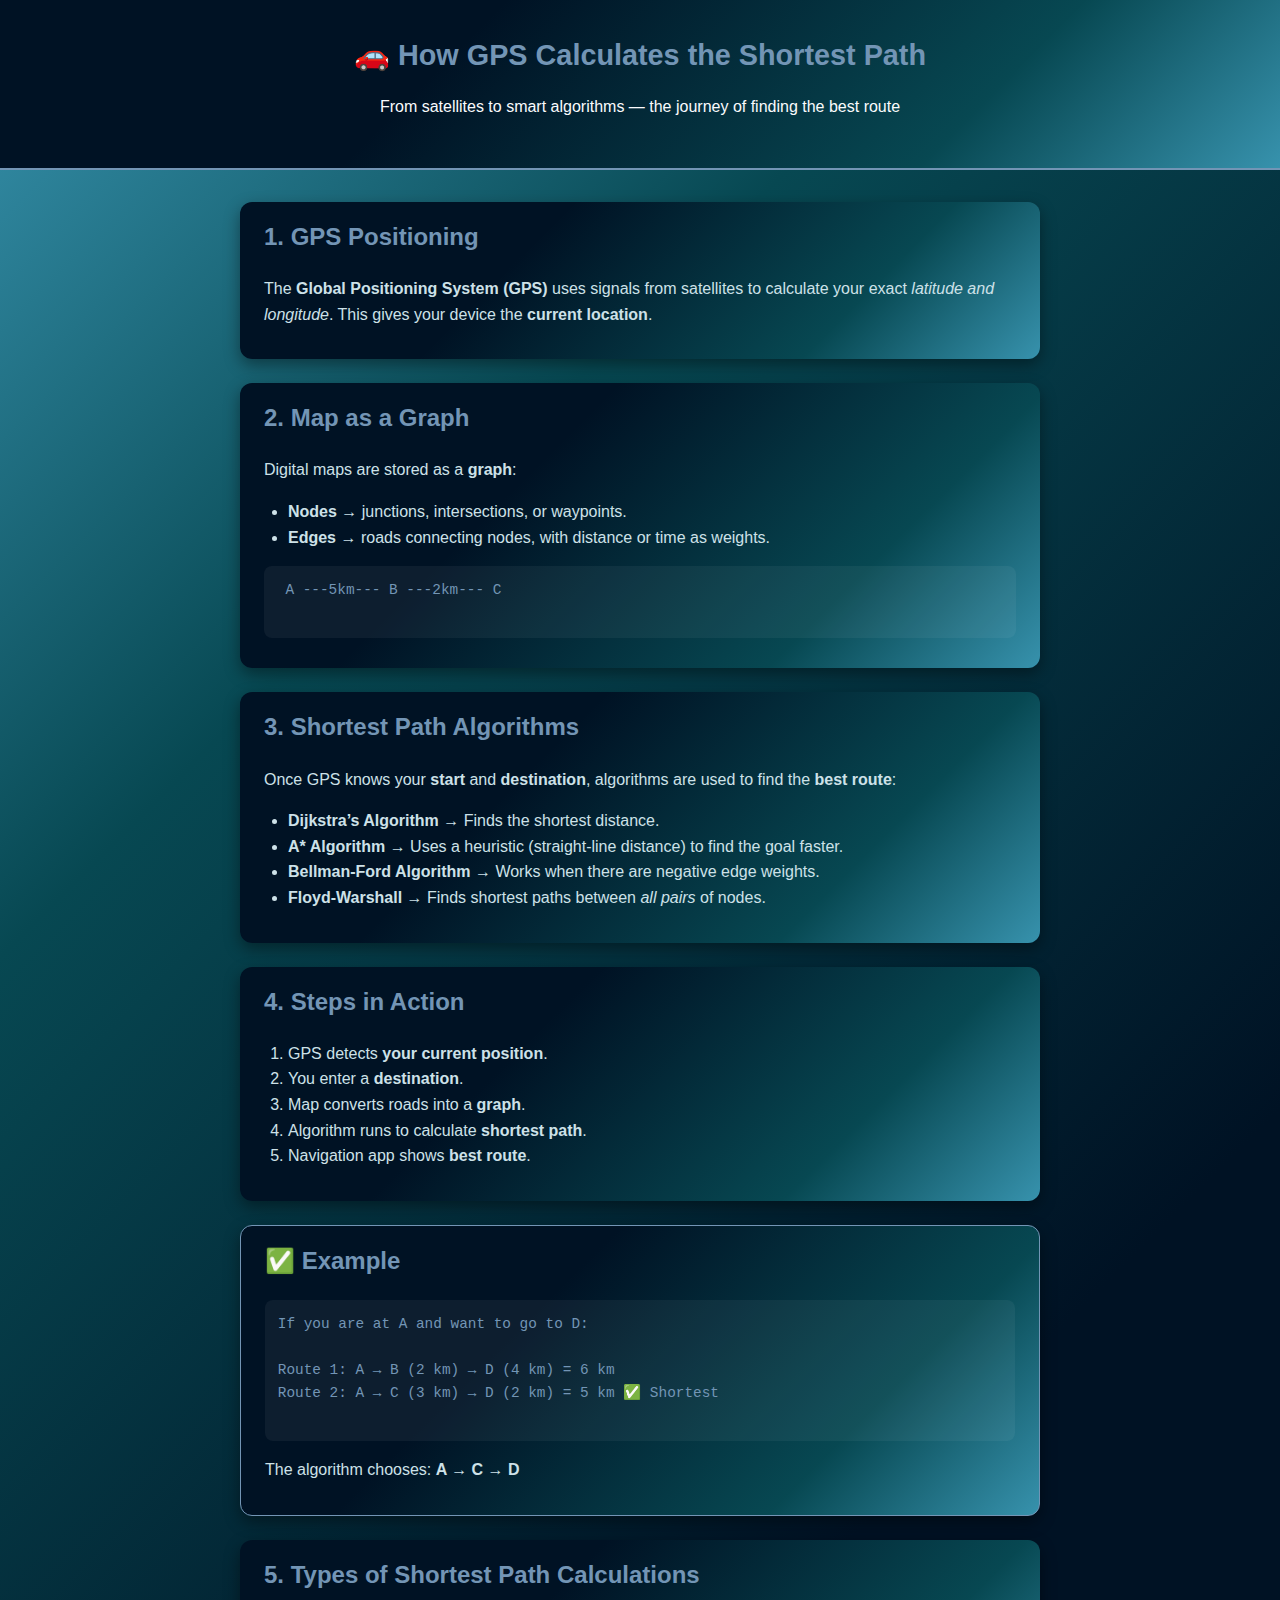
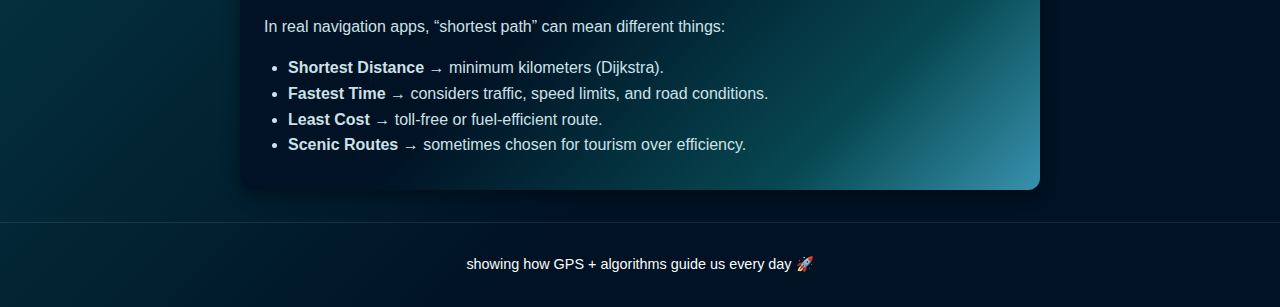
<file: sort.html>
<!doctype html>
<html lang="en">
<head>
  <meta charset="utf-8" />
  <meta name="viewport" content="width=device-width,initial-scale=1" />
  <title>GPS Calculates Shortest Path</title>
  <link rel="stylesheet" href="sort.css" />
</head>
<body>
  <header>
    <h1>🚗 How GPS Calculates the Shortest Path</h1>
    <p>From satellites to smart algorithms — the journey of finding the best route</p>
  </header>

  <main>
    <section class="card">
      <h2>1. GPS Positioning</h2>
      <p>
        The <strong>Global Positioning System (GPS)</strong> uses signals from satellites to calculate 
        your exact <em>latitude and longitude</em>. This gives your device the <strong>current location</strong>.
      </p>
    </section>

    <section class="card">
      <h2>2. Map as a Graph</h2>
      <p>
        Digital maps are stored as a <strong>graph</strong>:
      </p>
      <ul>
        <li><strong>Nodes</strong> → junctions, intersections, or waypoints.</li>
        <li><strong>Edges</strong> → roads connecting nodes, with distance or time as weights.</li>
      </ul>
      <pre>
 A ---5km--- B ---2km--- C
      </pre>
    </section>

    <section class="card">
      <h2>3. Shortest Path Algorithms</h2>
      <p>
        Once GPS knows your <strong>start</strong> and <strong>destination</strong>, 
        algorithms are used to find the <strong>best route</strong>:
      </p>
      <ul>
        <li><strong>Dijkstra’s Algorithm</strong> → Finds the shortest distance.</li>
        <li><strong>A* Algorithm</strong> → Uses a heuristic (straight-line distance) to find the goal faster.</li>
        <li><strong>Bellman-Ford Algorithm</strong> → Works when there are negative edge weights.</li>
        <li><strong>Floyd-Warshall</strong> → Finds shortest paths between <em>all pairs</em> of nodes.</li>
      </ul>
    </section>

    <section class="card">
      <h2>4. Steps in Action</h2>
      <ol>
        <li>GPS detects <strong>your current position</strong>.</li>
        <li>You enter a <strong>destination</strong>.</li>
        <li>Map converts roads into a <strong>graph</strong>.</li>
        <li>Algorithm runs to calculate <strong>shortest path</strong>.</li>
        <li>Navigation app shows <strong>best route</strong>.</li>
      </ol>
    </section>

    <section class="card highlight">
      <h2>✅ Example</h2>
      <pre>
If you are at A and want to go to D:

Route 1: A → B (2 km) → D (4 km) = 6 km
Route 2: A → C (3 km) → D (2 km) = 5 km ✅ Shortest
      </pre>
      <p>
        The algorithm chooses: <strong>A → C → D</strong>
      </p>
    </section>

    <section class="card">
      <h2>5. Types of Shortest Path Calculations</h2>
      <p>
        In real navigation apps, “shortest path” can mean different things:
      </p>
      <ul>
        <li><strong>Shortest Distance</strong> → minimum kilometers (Dijkstra).</li>
        <li><strong>Fastest Time</strong> → considers traffic, speed limits, and road conditions.</li>
        <li><strong>Least Cost</strong> → toll-free or fuel-efficient route.</li>
        <li><strong>Scenic Routes</strong> → sometimes chosen for tourism over efficiency.</li>
      </ul>
    </section>
    
  </main>
  
  <footer>
    <p> showing how GPS + algorithms guide us every day 🚀</p>
  </footer>

  <script src="sort.js"></script>
</body>
</html>
</file>
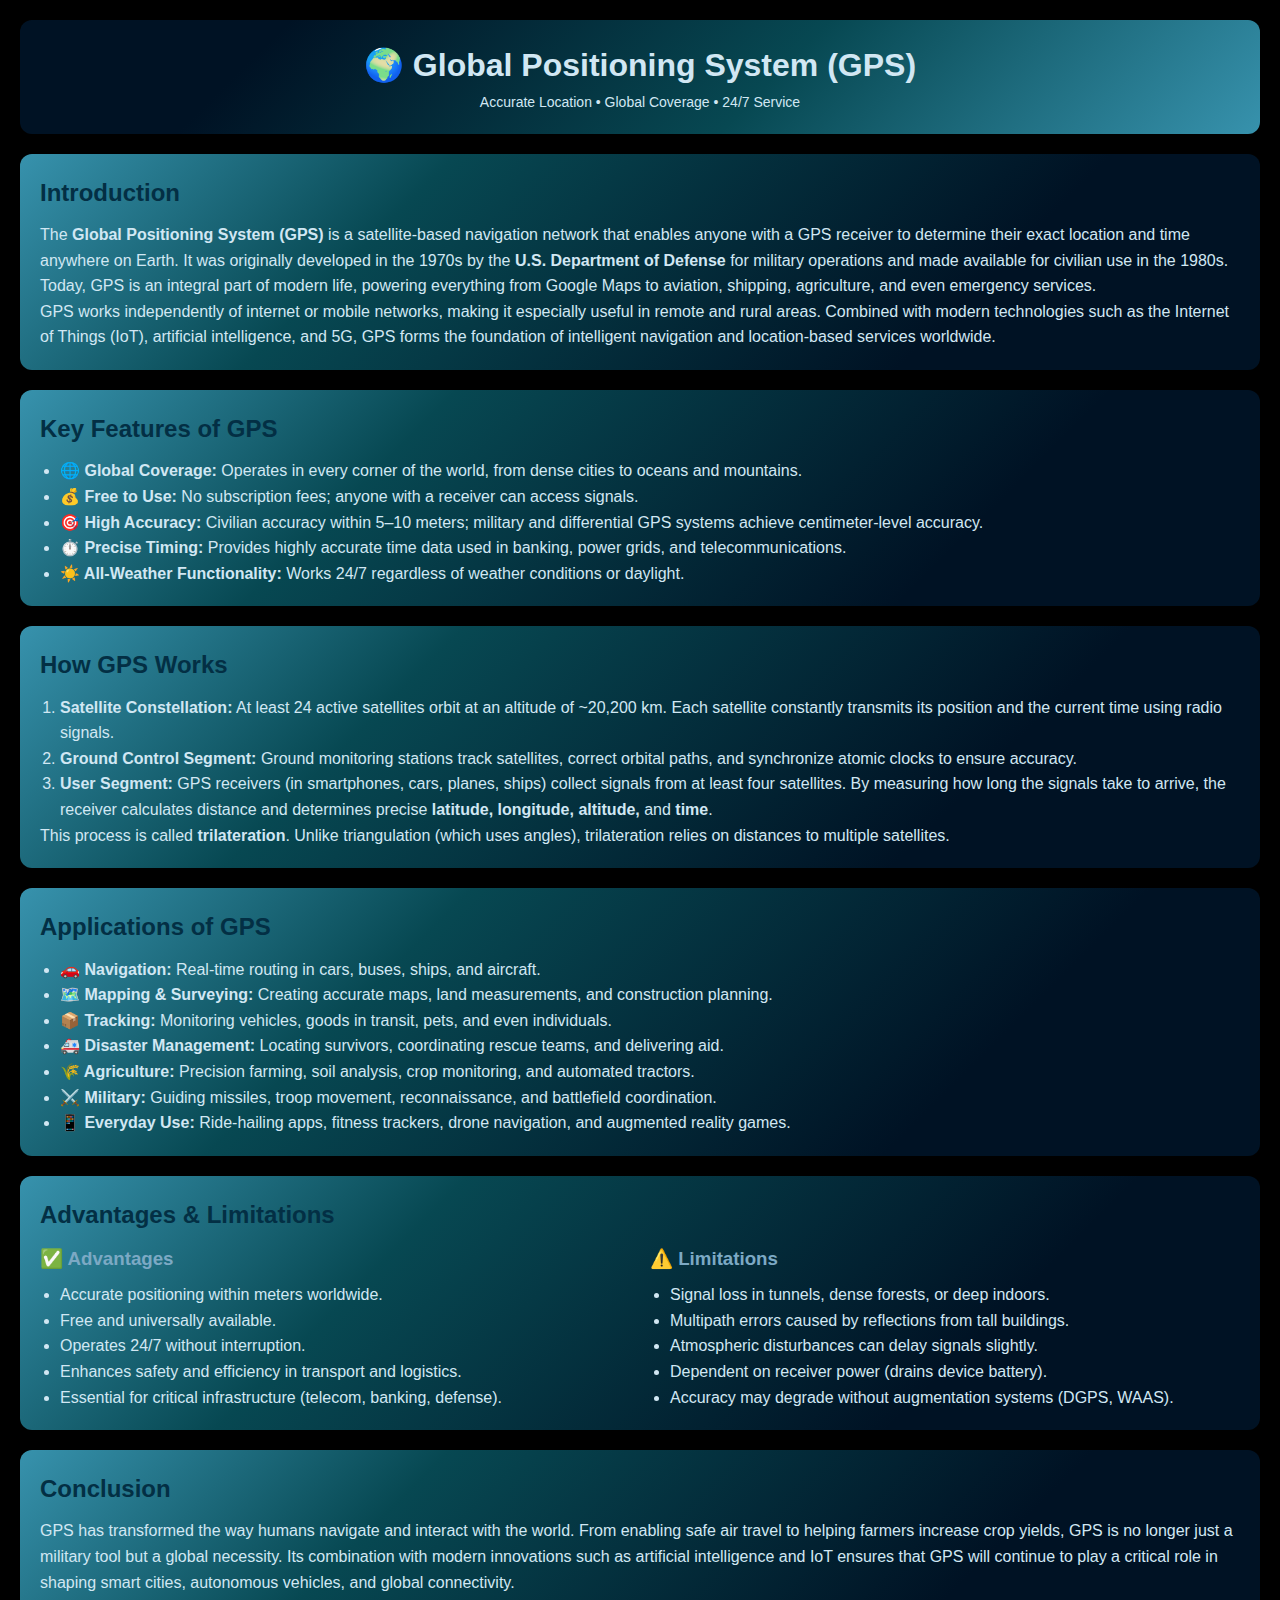
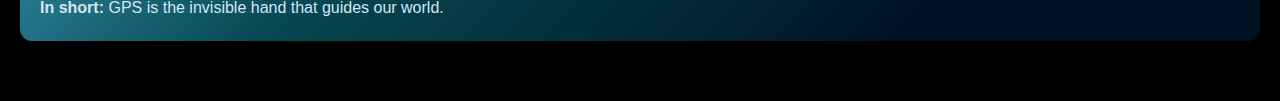
<file: st.html>
<!doctype html>
<html lang="en">
<head>
  <meta charset="UTF-8" />
  <meta name="viewport" content="width=device-width,initial-scale=1" />
  <title>What is GPS</title>
  <link rel="stylesheet" href="st.css" />
</head>
<body>
  <header>
    <h1>🌍 Global Positioning System (GPS)</h1>
    <p class="subtitle">Accurate Location • Global Coverage • 24/7 Service</p>
  </header>

  <main>
    <!-- Introduction -->
    <section id="intro" class="card">
      <h2>Introduction</h2>
      <p>
        The <b>Global Positioning System (GPS)</b> is a satellite-based navigation
        network that enables anyone with a GPS receiver to determine their exact
        location and time anywhere on Earth. It was originally developed in the
        1970s by the <b>U.S. Department of Defense</b> for military operations
        and made available for civilian use in the 1980s. Today, GPS is an
        integral part of modern life, powering everything from Google Maps to
        aviation, shipping, agriculture, and even emergency services.
      </p>
      <p>
        GPS works independently of internet or mobile networks, making it
        especially useful in remote and rural areas. Combined with modern
        technologies such as the Internet of Things (IoT), artificial
        intelligence, and 5G, GPS forms the foundation of intelligent navigation
        and location-based services worldwide.
      </p>
    </section>

    <!-- Key Features -->
    <section id="features" class="card">
      <h2>Key Features of GPS</h2>
      <ul>
        <li><b>🌐 Global Coverage:</b> Operates in every corner of the world, from dense cities to oceans and mountains.</li>
        <li><b>💰 Free to Use:</b> No subscription fees; anyone with a receiver can access signals.</li>
        <li><b>🎯 High Accuracy:</b> Civilian accuracy within 5–10 meters; military and differential GPS systems achieve centimeter-level accuracy.</li>
        <li><b>⏱️ Precise Timing:</b> Provides highly accurate time data used in banking, power grids, and telecommunications.</li>
        <li><b>☀️ All-Weather Functionality:</b> Works 24/7 regardless of weather conditions or daylight.</li>
      </ul>
    </section>

    <!-- How GPS Works -->
    <section id="working" class="card">
      <h2>How GPS Works</h2>
      <ol>
        <li>
          <b>Satellite Constellation:</b> At least 24 active satellites orbit at
          an altitude of ~20,200 km. Each satellite constantly transmits its
          position and the current time using radio signals.
        </li>
        <li>
          <b>Ground Control Segment:</b> Ground monitoring stations track
          satellites, correct orbital paths, and synchronize atomic clocks to
          ensure accuracy.
        </li>
        <li>
          <b>User Segment:</b> GPS receivers (in smartphones, cars, planes,
          ships) collect signals from at least four satellites. By measuring how
          long the signals take to arrive, the receiver calculates distance and
          determines precise <b>latitude, longitude, altitude,</b> and
          <b>time</b>.
        </li>
      </ol>
      <p>
        This process is called <b>trilateration</b>. Unlike triangulation (which
        uses angles), trilateration relies on distances to multiple satellites.
      </p>
    </section>

    <!-- Applications -->
    <section id="applications" class="card">
      <h2>Applications of GPS</h2>
      <ul>
        <li><b>🚗 Navigation:</b> Real-time routing in cars, buses, ships, and aircraft.</li>
        <li><b>🗺️ Mapping & Surveying:</b> Creating accurate maps, land measurements, and construction planning.</li>
        <li><b>📦 Tracking:</b> Monitoring vehicles, goods in transit, pets, and even individuals.</li>
        <li><b>🚑 Disaster Management:</b> Locating survivors, coordinating rescue teams, and delivering aid.</li>
        <li><b>🌾 Agriculture:</b> Precision farming, soil analysis, crop monitoring, and automated tractors.</li>
        <li><b>⚔️ Military:</b> Guiding missiles, troop movement, reconnaissance, and battlefield coordination.</li>
        <li><b>📱 Everyday Use:</b> Ride-hailing apps, fitness trackers, drone navigation, and augmented reality games.</li>
      </ul>
    </section>

    
    <section id="pros-cons" class="card">
      <h2>Advantages & Limitations</h2>
      <div class="grid">
        <div>
          <h3>✅ Advantages</h3>
          <ul>
            <li>Accurate positioning within meters worldwide.</li>
            <li>Free and universally available.</li>
            <li>Operates 24/7 without interruption.</li>
            <li>Enhances safety and efficiency in transport and logistics.</li>
            <li>Essential for critical infrastructure (telecom, banking, defense).</li>
          </ul>
        </div>
        <div>
          <h3>⚠️ Limitations</h3>
          <ul>
            <li>Signal loss in tunnels, dense forests, or deep indoors.</li>
            <li>Multipath errors caused by reflections from tall buildings.</li>
            <li>Atmospheric disturbances can delay signals slightly.</li>
            <li>Dependent on receiver power (drains device battery).</li>
            <li>Accuracy may degrade without augmentation systems (DGPS, WAAS).</li>
          </ul>
        </div>
      </div>
    </section>

    <!-- Conclusion -->
    <section id="conclusion" class="card">
      <h2>Conclusion</h2>
      <p>
        GPS has transformed the way humans navigate and interact with the world.
        From enabling safe air travel to helping farmers increase crop yields,
        GPS is no longer just a military tool but a global necessity. Its
        combination with modern innovations such as artificial intelligence and
        IoT ensures that GPS will continue to play a critical role in shaping
        smart cities, autonomous vehicles, and global connectivity.
      </p>
      <p><b>In short:</b> GPS is the invisible hand that guides our world.</p>
    </section>
  </main>

  <footer>
    
  </footer>

  <script src="st.js"></script>
</body>
</html>
</file>
<file: sort.css>
:root {
  --bg: linear-gradient(135deg ,rgba(55, 146, 173, 1) 0%, rgba(7, 72, 82, 1) 30%, rgba(0, 18, 36, 1) 75%);
  --card: linear-gradient(135deg ,rgba(0, 18, 36, 1)  35%, rgba(7, 72, 82, 1) 75%, rgba(55, 146, 173, 1) 100%);
  --text: #cde1e8;
  --accent: #7395b5;
  --muted: #fafbfd;                 
}

body {
  margin: 0;
  font-family: Arial, sans-serif;
  background: var(--bg);
  color: var(--text);
  line-height: 1.6;
}

header {
  text-align: center;
  padding: 2rem;
  background:var(--card);
  border-bottom: 2px solid var(--accent);
}

header h1 {
  margin: 0;
  font-size: 1.8rem;
  color: var(--accent);
}

header p {
  color: var(--muted);
}

main {
  max-width: 800px;
  margin: 2rem auto;
  padding: 0 1rem;
}

.card {
  background: var(--card);
  padding: 1rem 1.5rem;
  border-radius: 12px;
  margin-bottom: 1.5rem;
  box-shadow: 0 6px 16px rgba(0,0,0,0.4);
}

.card h2 {
  margin-top: 0;
  color: var(--accent);
}

.card ul, .card ol {
  padding-left: 1.5rem;
}

pre {
  background: rgba(255,255,255,0.05);
  padding: 0.8rem;
  border-radius: 8px;
  overflow-x: auto;
  font-size: 0.9rem;
  color: var(--accent);
}
.btn.primary {  background-image: linear-gradient(to right,  rgba(7, 72, 82, 1)  0%,rgba(55, 146, 173, 1) 51%,rgba(0, 18, 36, 1)  100%)}
.btn.primary {
  height: 60px;
  width: 180px;
  font-weight: bold;
  cursor: pointer;
  margin: 10px;
  padding: 15px 45px;
  text-align: center;
  text-transform: uppercase;
  transition: 0.5s;
  background-size: 200% auto;
  color: rgb(253, 254, 255);            
  border: none;
  box-shadow: 0 0 15px #eeeeeeda;
 border-radius: 10px;
 display: flex;
 align-items: center;
 justify-content: center;
 font-size: 15px;
margin-left: 320px;
}
.btn.primary a{
  color: #011521;
}
.btn.primary:hover {
  opacity: 0.9; 
 background-position: right center; /* change the direction of the change here */
 color: #fff;
 text-decoration: none;
}
.btn.primary a:hover{
  color: #c3d1da;
}    
.highlight {
  border: 1px solid var(--accent);
}

footer {
  text-align: center;
  padding: 1rem;
  font-size: 0.9rem;
  color: var(--muted);
  border-top: 1px solid rgba(255,255,255,0.1);
}


:root {
  --bg: linear-gradient(135deg ,rgba(55, 146, 173, 1) 0%, rgba(7, 72, 82, 1) 30%, rgba(0, 18, 36, 1) 75%);
  --card: linear-gradient(135deg ,rgba(0, 18, 36, 1)  35%, rgba(7, 72, 82, 1) 75%, rgba(55, 146, 173, 1) 100%);
  --text: #cde1e8;
  --accent: #7395b5;
  --muted: #fafbfd;                 
}

body {
  margin: 0;
  font-family: Arial, sans-serif;
  background: var(--bg);
  color: var(--text);
  line-height: 1.6;
}

header {
  text-align: center;
  padding: 2rem;
  background: var(--card);
  border-bottom: 2px solid var(--accent);
}

header h1 {
  margin: 0;
  font-size: 1.8rem;
  color: var(--accent);
}

header p {
  color: var(--muted);
  font-size: 1rem;
}

main {
  max-width: 800px;
  margin: 2rem auto;
  padding: 0 1rem;
}

.card {
  background: var(--card);
  padding: 1rem 1.5rem;
  border-radius: 12px;
  margin-bottom: 1.5rem;
  box-shadow: 0 6px 16px rgba(0,0,0,0.4);
}

.card h2 {
  margin-top: 0;
  color: var(--accent);
}

.card ul, .card ol {
  padding-left: 1.5rem;
}

pre {
  background: rgba(255,255,255,0.05);
  padding: 0.8rem;
  border-radius: 8px;
  overflow-x: auto;
  font-size: 0.9rem;
  color: var(--accent);
}

.btn.primary {
  height: 60px;
  width: 180px;
  font-weight: bold;
  cursor: pointer;
  margin: 10px auto; /* centered on mobile */
  padding: 15px 45px;
  text-align: center;
  text-transform: uppercase;
  transition: 0.5s;
  background-size: 200% auto;
  color: rgb(253, 254, 255);            
  border: none;
  box-shadow: 0 0 15px #eeeeeeda;
  border-radius: 10px;
  display: flex;
  align-items: center;
  justify-content: center;
  font-size: 15px;
}

.btn.primary a {
  color: #011521;
}

.btn.primary:hover {
  opacity: 0.9; 
  background-position: right center;
  color: #fff;
  text-decoration: none;
}

.btn.primary a:hover {
  color: #c3d1da;
}    

.highlight {
  border: 1px solid var(--accent);
}

footer {
  text-align: center;
  padding: 1rem;
  font-size: 0.9rem;
  color: var(--muted);
  border-top: 1px solid rgba(255,255,255,0.1);
}

/* ---------- RESPONSIVE ---------- */
@media (max-width: 1024px) {
  header h1 {
    font-size: 1.6rem;
  }

  header p {
    font-size: 0.95rem;
  }

  .card h2 {
    font-size: 1.5rem;
  }

  .card p, .card ul, .card ol, pre {
    font-size: 0.95rem;
  }

  .btn.primary {
    width: 160px;
    font-size: 14px;
    padding: 12px 35px;
  }
}

@media (max-width: 768px) {
  main {
    padding: 0 0.5rem;
  }

  header h1 {
    font-size: 1.4rem;
  }

  header p {
    font-size: 0.9rem;
  }

  .card h2 {
    font-size: 1.3rem;
  }

  .card p, .card ul, .card ol, pre {
    font-size: 0.9rem;
  }

  .btn.primary {
    width: 140px;
    padding: 10px 30px;
    font-size: 13px;
  }
}

@media (max-width: 480px) {
  header h1 {
    font-size: 1.2rem;
  }

  header p {
    font-size: 0.85rem;
  }

  .card h2 {
    font-size: 1.1rem;
  }

  .card p, .card ul, .card ol, pre {
    font-size: 0.85rem;
  }

  .btn.primary {
    width: 100%;
    max-width: 220px;
    padding: 10px 15px;
    font-size: 13px;
    margin-left: auto;
    margin-right: auto;
  }

  main {
    margin: 1rem auto;
  }
}
</file>
<file: st.css>
:root {
  --background: linear-gradient(135deg , rgba(55, 146, 173, 1) 0%, rgba(7, 72, 82, 1) 30%, rgba(0, 18, 36, 1) 75%);       /* light sky blue */
  --card: transparent;       /* baby pink */
  --accent:#032f44;     /* bright sky blue */
  --text-dark:  #d1e7f3 ;
  --text-muted:  #032138;
  --radius: 12px;
  
}

* { 
    box-sizing: border-box; margin: 0; padding: 0;
 }

body {
  font-family: "Segoe UI", Roboto, Arial, sans-serif;
  background: #000000;;
  color: var(--text-dark);
  line-height: 1.6;
  padding: 20px;
}

header {
  text-align: center;
  padding: 20px;
  background: linear-gradient(135deg ,rgba(0, 18, 36, 1)  20%, rgba(7, 72, 82, 1) 60%, rgba(55, 146, 173, 1) 100%);
  border-radius: var(--radius);
  margin-bottom: 20px;
}

.subtitle {
  color: var(--text-dark);
  font-size: 14px;
}

main {
  display: flex;
  flex-direction: column;
  gap: 20px;
}

.card {
  background: var(--background);
  padding: 20px;
  border-radius: var(--radius);
  box-shadow: 0 4px 10px rgba(0,0,0,0.1);
}

h2 {
  margin-bottom: 10px;
  color: var(--accent);
}

h3 {
  margin-bottom: 8px;
  color: #7ca9c4;
}

ul, ol {
  margin-left: 20px;
  margin-top: 6px;
}

.grid {
  display: grid;
  grid-template-columns: 1fr 1fr;
  gap: 20px;
}

footer {
  margin-top: 20px;
  text-align: center;
  color: var(--text-muted);
  font-size: 14px;
  padding: 10px;
}
</file>
